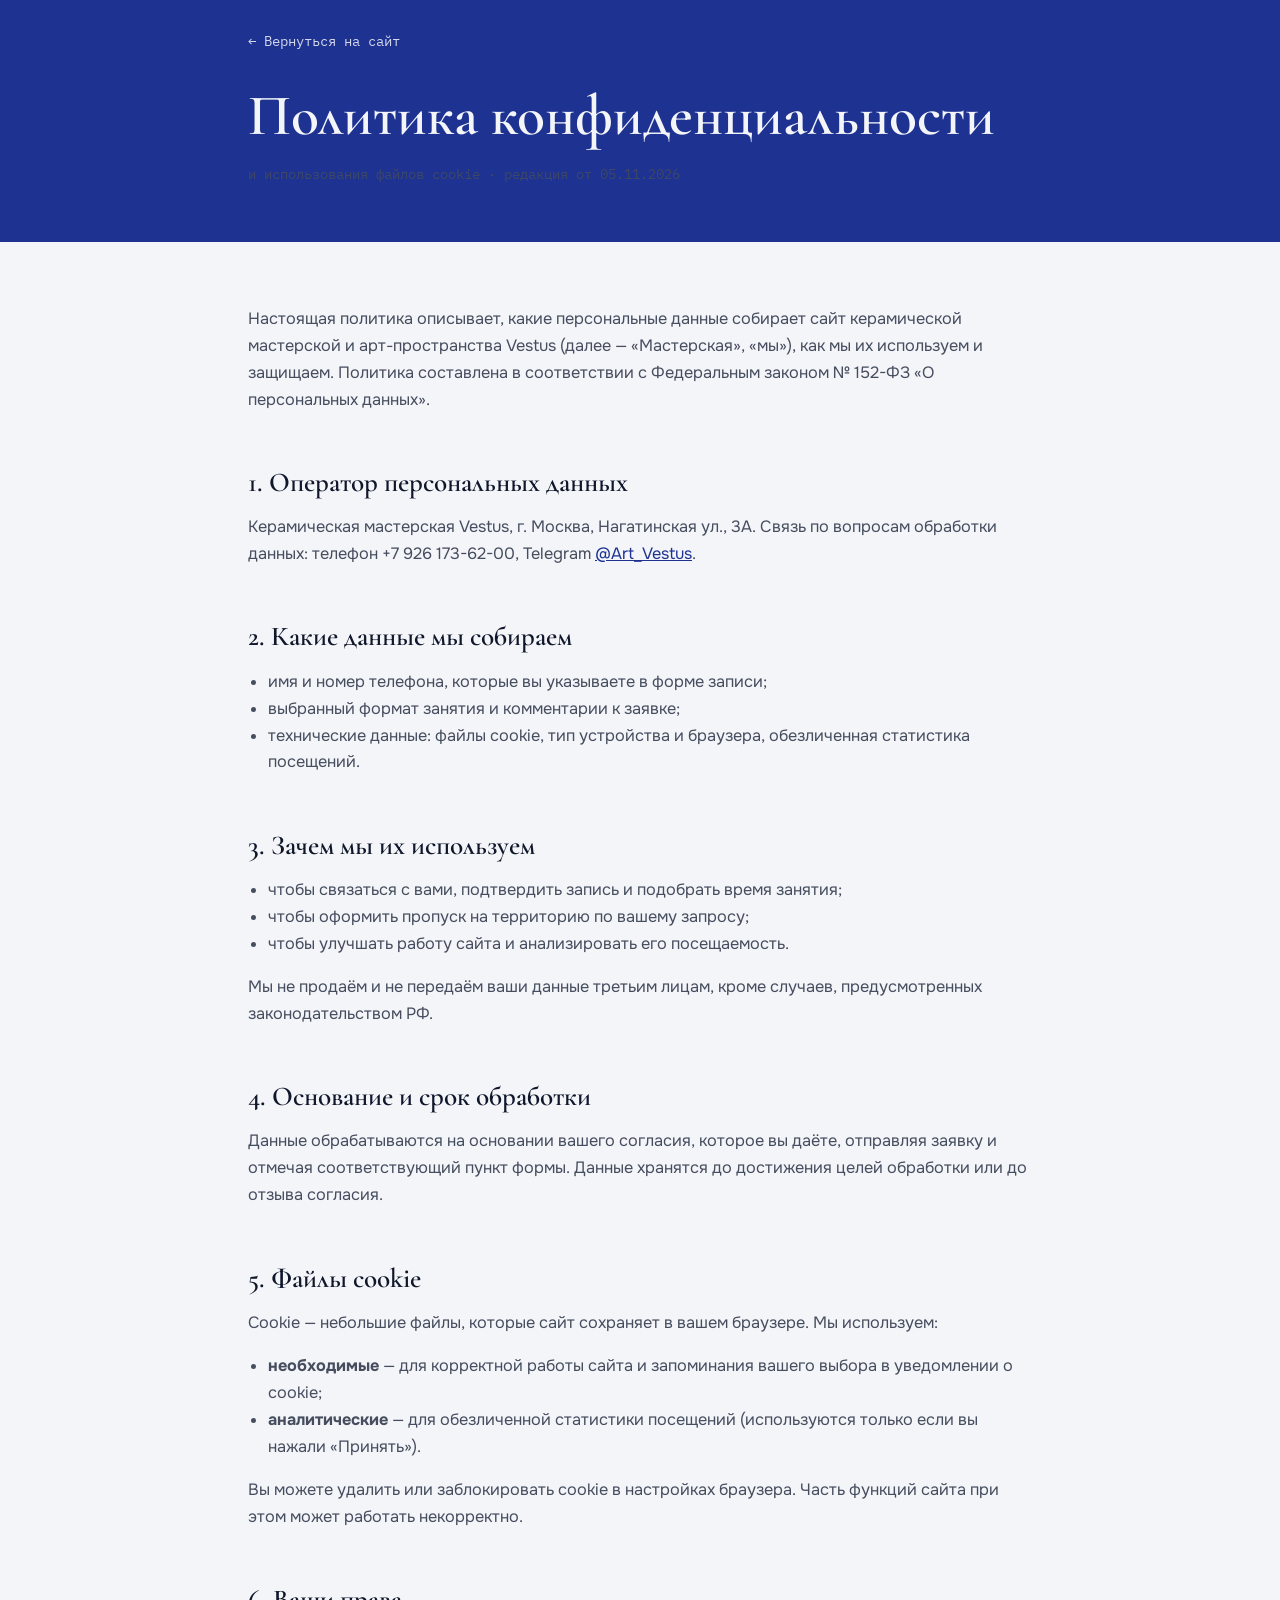
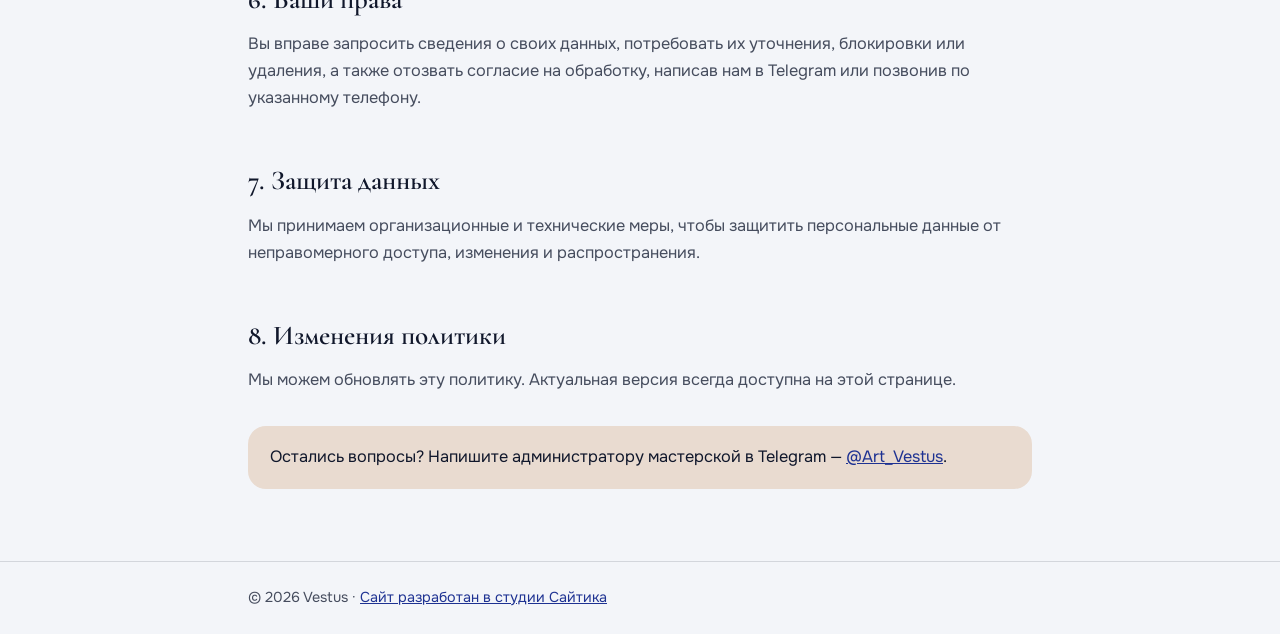
<file: privacy.html>
<!DOCTYPE html>
<html lang="ru">
<head>
<meta charset="utf-8">
<meta name="viewport" content="width=device-width, initial-scale=1, viewport-fit=cover">
<title>Политика конфиденциальности — Vestus</title>
<meta name="robots" content="noindex">
<link rel="preconnect" href="https://fonts.googleapis.com">
<link rel="preconnect" href="https://fonts.gstatic.com" crossorigin>
<link rel="stylesheet" href="https://fonts.googleapis.com/css2?family=Cormorant+Garamond:ital,wght@0,600;1,600&family=IBM+Plex+Mono:wght@400&family=Onest:wght@400;600&display=swap">
<style>
:root{--cobalt:oklch(0.37 0.16 268);--paper:oklch(0.97 0.006 260);--ink:oklch(0.21 0.04 268);--ink-soft:oklch(0.42 0.03 268);--clay:oklch(0.9 0.022 62);--line:oklch(0.21 0.04 268 / .14);color-scheme:light}
*{box-sizing:border-box}
body{margin:0;background:var(--paper);color:var(--ink);font-family:"Onest",system-ui,-apple-system,"Segoe UI",Roboto,Arial,sans-serif;line-height:1.65;font-size:1.02rem}
.top{background:var(--cobalt);color:var(--paper);padding-block:28px 56px}
.wrap{max-width:820px;margin-inline:auto;padding-left:max(18px, env(safe-area-inset-left,0px));padding-right:max(18px, env(safe-area-inset-right,0px))}
.back{display:inline-block;color:var(--paper);text-decoration:none;font-family:"IBM Plex Mono",monospace;font-size:.85rem;margin-bottom:36px;opacity:.85}
.back:hover{opacity:1}
h1{font-family:"Cormorant Garamond",Georgia,serif;font-weight:600;font-size:clamp(2.2rem,6vw,3.6rem);line-height:1;margin:0 0 .3em}
.top p{margin:0;opacity:.8;font-family:"IBM Plex Mono",monospace;font-size:.85rem}
main{padding-block:48px 72px}
h2{font-family:"Cormorant Garamond",Georgia,serif;font-size:1.7rem;font-weight:600;margin:2em 0 .4em;line-height:1.1}
p,li{color:var(--ink-soft)}
ul{padding-left:1.2em}
a{color:var(--cobalt)}
.card{background:var(--clay);border-radius:18px;padding:18px 22px;margin-top:2rem}
footer{border-top:1px solid var(--line);padding-block:24px;font-size:.9rem;color:var(--ink-soft)}
</style>
</head>
<body>
<header class="top">
  <div class="wrap">
    <a class="back" href="index.html">← Вернуться на сайт</a>
    <h1>Политика конфиденциальности</h1>
    <p>и использования файлов cookie · редакция от 05.11.2026</p>
  </div>
</header>
<main class="wrap">
  <p>Настоящая политика описывает, какие персональные данные собирает сайт керамической мастерской и арт-пространства Vestus (далее — «Мастерская», «мы»), как мы их используем и защищаем. Политика составлена в соответствии с Федеральным законом № 152-ФЗ «О персональных данных».</p>

  <h2>1. Оператор персональных данных</h2>
  <p>Керамическая мастерская Vestus, г. Москва, Нагатинская ул., 3А. Связь по вопросам обработки данных: телефон +7 926 173-62-00, Telegram <a href="https://t.me/Art_Vestus" target="_blank" rel="noopener">@Art_Vestus</a>.</p>

  <h2>2. Какие данные мы собираем</h2>
  <ul>
    <li>имя и номер телефона, которые вы указываете в форме записи;</li>
    <li>выбранный формат занятия и комментарии к заявке;</li>
    <li>технические данные: файлы cookie, тип устройства и браузера, обезличенная статистика посещений.</li>
  </ul>

  <h2>3. Зачем мы их используем</h2>
  <ul>
    <li>чтобы связаться с вами, подтвердить запись и подобрать время занятия;</li>
    <li>чтобы оформить пропуск на территорию по вашему запросу;</li>
    <li>чтобы улучшать работу сайта и анализировать его посещаемость.</li>
  </ul>
  <p>Мы не продаём и не передаём ваши данные третьим лицам, кроме случаев, предусмотренных законодательством РФ.</p>

  <h2>4. Основание и срок обработки</h2>
  <p>Данные обрабатываются на основании вашего согласия, которое вы даёте, отправляя заявку и отмечая соответствующий пункт формы. Данные хранятся до достижения целей обработки или до отзыва согласия.</p>

  <h2>5. Файлы cookie</h2>
  <p>Cookie — небольшие файлы, которые сайт сохраняет в вашем браузере. Мы используем:</p>
  <ul>
    <li><b>необходимые</b> — для корректной работы сайта и запоминания вашего выбора в уведомлении о cookie;</li>
    <li><b>аналитические</b> — для обезличенной статистики посещений (используются только если вы нажали «Принять»).</li>
  </ul>
  <p>Вы можете удалить или заблокировать cookie в настройках браузера. Часть функций сайта при этом может работать некорректно.</p>

  <h2>6. Ваши права</h2>
  <p>Вы вправе запросить сведения о своих данных, потребовать их уточнения, блокировки или удаления, а также отозвать согласие на обработку, написав нам в Telegram или позвонив по указанному телефону.</p>

  <h2>7. Защита данных</h2>
  <p>Мы принимаем организационные и технические меры, чтобы защитить персональные данные от неправомерного доступа, изменения и распространения.</p>

  <h2>8. Изменения политики</h2>
  <p>Мы можем обновлять эту политику. Актуальная версия всегда доступна на этой странице.</p>

  <div class="card">Остались вопросы? Напишите администратору мастерской в Telegram — <a href="https://t.me/Art_Vestus" target="_blank" rel="noopener">@Art_Vestus</a>.</div>
</main>
<footer>
  <div class="wrap">© 2026 Vestus · <a href="https://студия-сайтика.рф/?utm_source=client_sites&amp;utm_medium=referral&amp;utm_campaign=footer" target="_blank" rel="noopener">Сайт разработан в студии Сайтика</a></div>
</footer>
</body>
</html>
</file>
